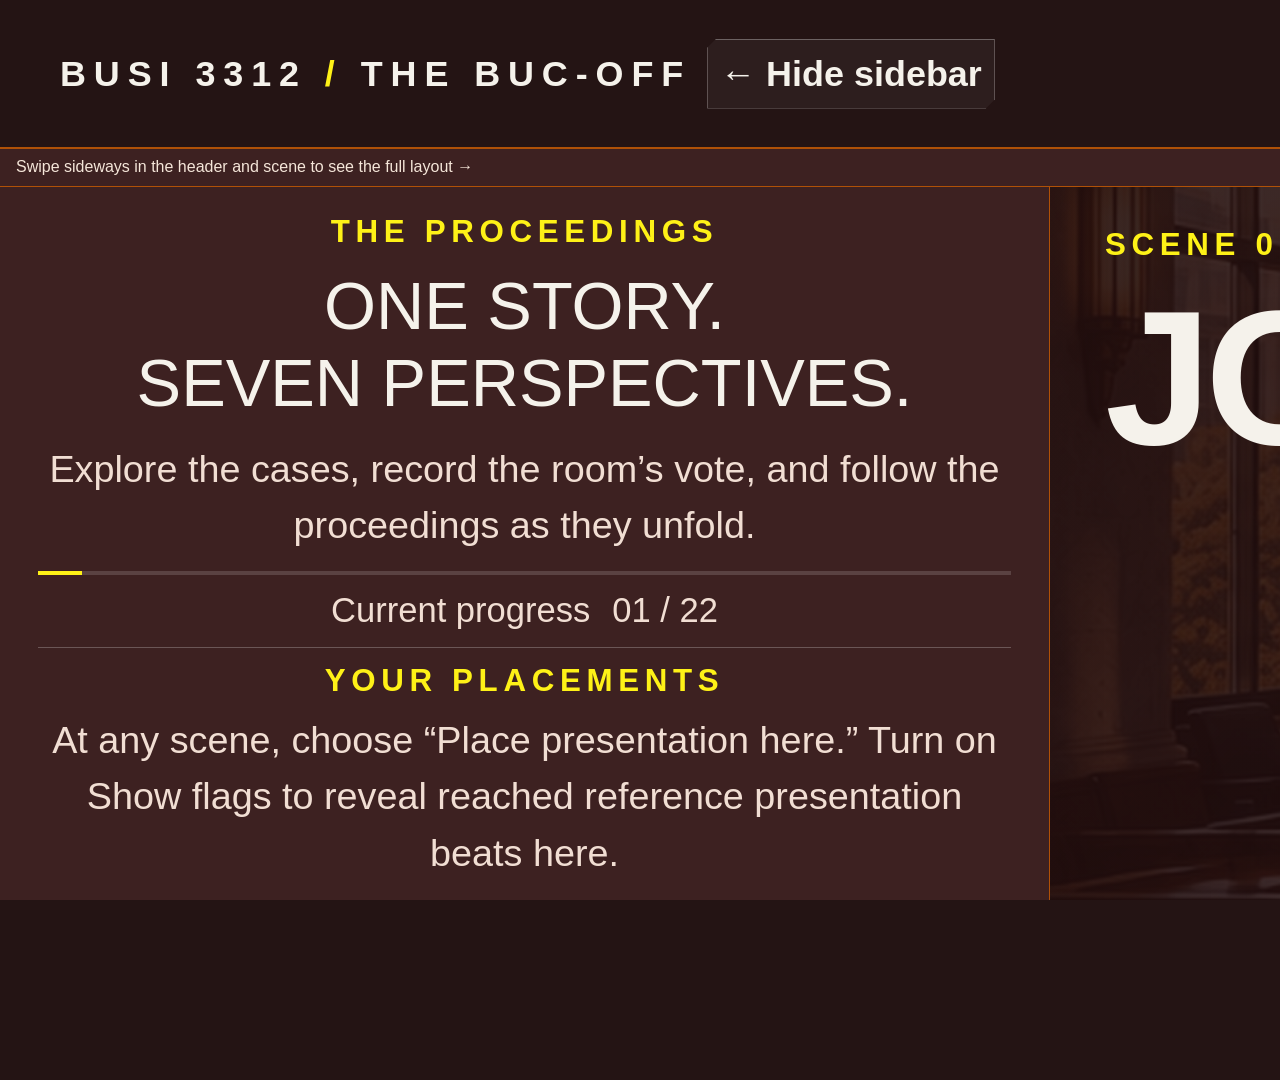
<file: index.html>
<!DOCTYPE html>
<html lang="en">
<head>
  <meta charset="UTF-8">
  <meta name="viewport" content="width=device-width,initial-scale=1">
  <title>The Case | Interactive Courtroom</title>
  <link rel="stylesheet" href="styles.css">
</head>
<body>
  <div id="app"></div>
  <div id="modal-root"></div>
  <script src="config.js"></script>
  <script src="app.js"></script>
</body>
</html>
</file>
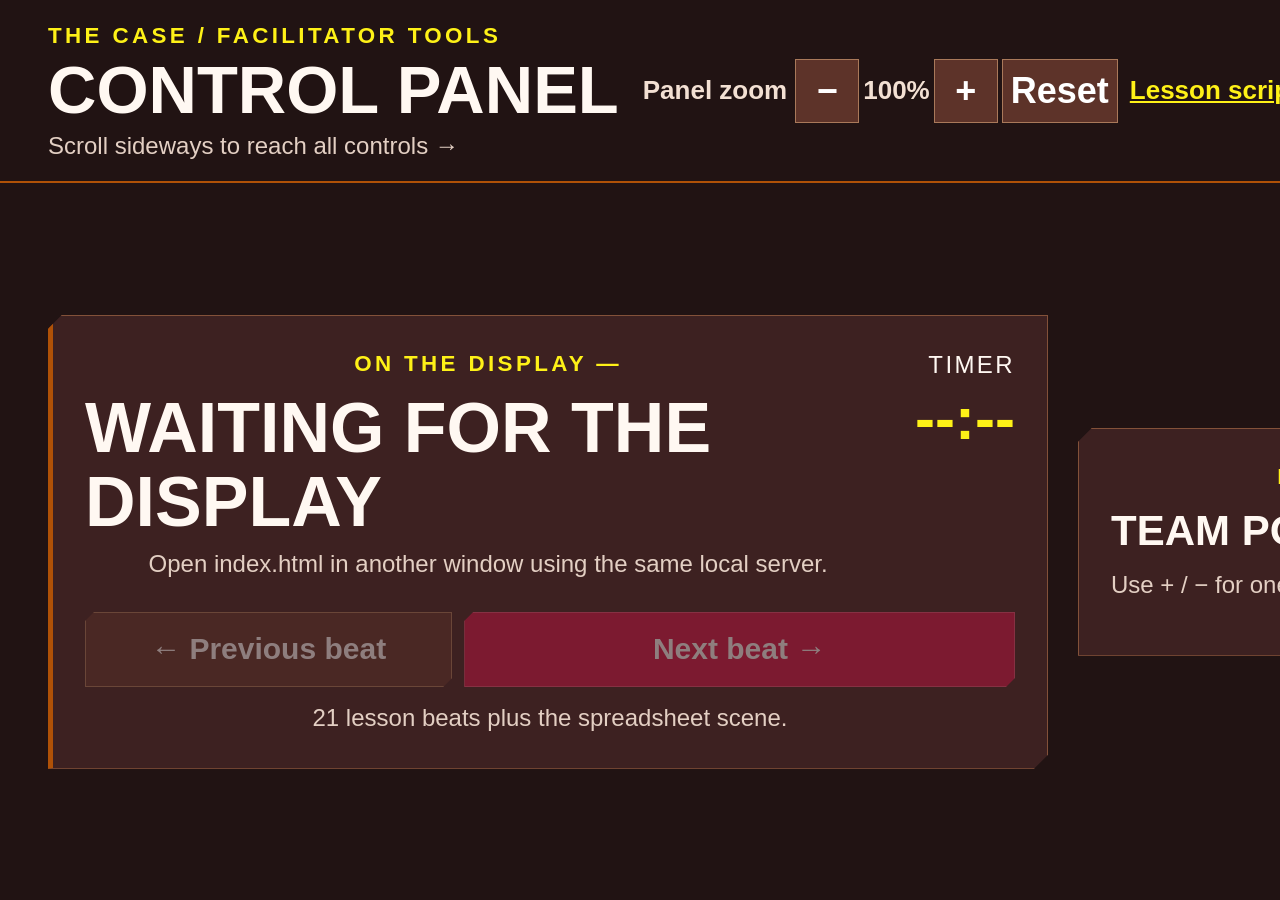
<file: control.html>
<!doctype html>
<html lang="en">
<head><meta charset="utf-8"><meta name="viewport" content="width=device-width,initial-scale=1"><title>The Case — Control Panel</title><link rel="stylesheet" href="control.css"></head>
<body>
<header class="masthead"><div><p class="kicker">The Case / facilitator tools</p><h1>Control panel</h1><p class="control-hint">Scroll sideways to reach all controls →</p></div><div class="header-tools"><div class="zoom-control" aria-label="Control panel zoom"><span>Panel zoom</span><button class="zoom-button" data-local="zoom-out" aria-label="Zoom control panel out">−</button><output id="zoom-value" aria-live="polite">100%</output><button class="zoom-button" data-local="zoom-in" aria-label="Zoom control panel in">+</button><button class="zoom-button zoom-reset" data-local="zoom-reset">Reset</button></div><a class="script-link" href="Lesson-script-Nov-12.pdf" target="_blank" rel="noopener">Lesson script ↗</a><div id="connection" class="connection" role="status">Connecting to display…</div></div></header>
<main>
<section class="hero" aria-labelledby="current-title"><div class="hero-top"><div><p class="kicker">On the display <span id="beat-number">—</span></p><h2 id="current-title">Waiting for the display</h2><p id="current-meta" class="muted">Open index.html in another window using the same local server.</p></div><div class="timer-large"><span>Timer</span><strong id="clock">--:--</strong></div></div>
<div class="nav-actions"><button id="previous" class="button" data-action="previous">← Previous beat</button><button id="next" class="button primary" data-action="next">Next beat →</button></div><p id="next-up" class="subtle">21 lesson beats plus the spreadsheet scene.</p></section>
<section class="card team-card" aria-labelledby="score-heading"><div class="score-head"><div><p class="kicker">Manual scoring</p><h2 id="score-heading">Team points</h2><p class="subtle">Use + / − for one point, or enter a total and press Enter.</p></div><button id="sidebar-toggle" class="button" data-action="sidebar">Hide sidebar</button></div><div id="score-controls" class="score-grid"></div></section>
<div class="grid"><section class="card" aria-labelledby="vote-heading"><div class="card-header"><p class="kicker">Room input</p><h2 id="vote-heading">Vote controls</h2></div><div id="vote-content"><p class="muted">Voting controls appear when the display reaches a vote.</p></div></section>
<section class="card" aria-labelledby="timer-heading"><div class="card-header"><p class="kicker">Run of show</p><h2 id="timer-heading">Timer</h2></div><div class="row"><button id="timer-toggle" class="button" data-action="timer-toggle">Start timer</button><button class="button" data-action="timer-reset">Reset</button></div><div class="row timer-presets"><button class="button" data-timer-preset="2">Vote · 2:00</button><button class="button" data-timer-preset="4">Presentation · 4:00</button><button class="button" data-timer-preset="5">5:00</button></div><form id="timer-form"><label for="minutes">Set length (minutes)</label><div class="input-row"><input id="minutes" type="number" min="1" max="180" value="5" required><button class="button" type="submit">Set time</button></div></form><p class="subtle">The timer never advances a beat automatically.</p></section>
<section class="card" aria-labelledby="presentation-heading"><div class="card-header"><p class="kicker">Presentations</p><h2 id="presentation-heading">Case tools</h2></div><div id="case-actions"></div><label for="case-select">Place a presentation at this beat</label><div class="input-row"><select id="case-select" aria-label="Presentation to place"></select><button id="place" class="button">Place</button></div><p class="subtle">Placing a case opens its case file; it does not change the story path.</p><div class="row"><button id="remove-placement" class="button" data-action="remove-placement">Remove placement</button><button id="flags" class="button">Show reference flags</button></div></section>
<section class="card" aria-labelledby="navigate-heading"><div class="card-header"><p class="kicker">Facilitator navigation</p><h2 id="navigate-heading">Revisit a beat</h2></div><label for="jump-select">Previously reached beats</label><div class="input-row"><select id="jump-select" aria-label="Previously reached beat"></select><button id="jump" class="button">Go to beat</button></div><div id="video-controls" hidden><p id="video-message" class="subtle" role="status">The YouTube embed is controlled on the display. These buttons control a loaded local video or direct MP4/WebM URL.</p><div class="row"><button class="button" data-action="video-play">Play video</button><button class="button" data-action="video-pause">Pause video</button></div></div><p class="subtle">The display remains the source of truth. Use one display window and one control panel in the same browser.</p></section></div>
<!-- ====================  URL‑Embed Section (THE REAL ANSWER) ==================== -->
<div id="real‑answer‑embed‑wrapper" class="real-answer-embed">
  <h2>THE REAL ANSWER: Still Open</h2>

  <!-- Optional short description / instructions -->
  <p>
    Paste a URL below to embed external content (video, interactive map,
    presentation, etc.) directly into the lesson.
  </p>

  <!-- Input + button -->
  <div class="embed‑control">
    <input
      type="text"
      id="embed‑url‑input"
      placeholder="https://example.com/your‑embed‑link"
      aria-label="URL to embed"
    />
    <button id="embed‑url‑button">Embed</button>
  </div>

  <!-- Where the iframe will appear -->
  <div id="embed‑output‑container" class="embed-output"></div>
</div>
<script>
  // Helper: simple validation that the string looks like a URL
  function isValidUrl(str) {
    try {
      // The URL constructor will throw on malformed URLs
      new URL(str);
      return true;
    } catch (_) {
      return false;
    }
  }

  document.getElementById('embed‑url‑button').addEventListener('click', function () {
    const urlInput = document.getElementById('embed‑url‑input');
    const output   = document.getElementById('embed‑output‑container');
    const url      = urlInput.value.trim();

    // Clear any previous embed
    output.innerHTML = '';

    if (!url) {
      alert('Please paste a URL.');
      return;
    }

    if (!isValidUrl(url)) {
      alert('That does not appear to be a valid URL.');
      return;
    }

    // Build the iframe
    const iframe = document.createElement('iframe');
    iframe.src = url;
    iframe.setAttribute('allowfullscreen', '');
    iframe.style.width = '100%';
    iframe.style.height = '400px';
    iframe.style.border = '0';

    // Insert it
    output.appendChild(iframe);
  });
</script>
</main><script src="config.js"></script><script src="control.js"></script></body></html>
</file>
<file: styles.css>
/* Warm courtroom palette: #3d2121 and #b05107, with red/yellow accents. */

:root {
  color-scheme:dark;
  --ink:#f5f2eb;
  --muted:#f1ded3;
  --gold:#FEF117;
  --line:#ffffff3d;
  --panel:#3d2121;
  --size:clamp(15.36px,1.008vw,23.04px);
  --typeface:'Helvetica Condensed','Helvetica Neue Condensed','Arial Narrow','Nimbus Sans Narrow',Arial,sans-serif
}
* {
  box-sizing:border-box
}
body {
  margin:0;
  background:#241414;
  color:var(--ink);
  font:var(--size)/1.5 Arial,sans-serif;
  font-stretch:condensed
}
button,input,textarea {
  font:inherit
}
button {
  cursor:pointer
}
button:focus-visible,input:focus-visible,textarea:focus-visible {
  outline:3px solid #FEF117;
  outline-offset:3px
}
button:disabled {
  opacity:.38;
  cursor:not-allowed
}
.app {
  min-height:100vh;
  display:flex;
  flex-direction:column
}
.top {
  padding:18px clamp(20px,2.5vw,90px);
  display:flex;
  align-items:center;
  gap:25px;
  border-bottom:1px solid var(--line);
  background:#241414
}
.brand {
  font-size:.78em;
  letter-spacing:.22em;
  font-weight:750;
  text-transform:uppercase
}
.brand em {
  font-style:normal;
  color:var(--gold)
}
.top-right {
  margin-left:auto;
  display:flex;
  align-items:center;
  gap:12px;
  flex-wrap:wrap
}
.badge {
  font-size:.72em;
  letter-spacing:.1em;
  text-transform:uppercase;
  color:#FEF117
}
.btn {
  min-height:44px;
  border:1px solid #ffffff4d;
  border-radius:6px;
  background:#ffffff0b;
  color:var(--ink);
  padding:10px 16px;
  font-weight:650
}
.btn:hover {
  background:#ffffff19
}
.btn.primary {
  background:#D31145;
  color:#fff;
  border-color:#D31145
}
.btn.primary:hover {
  background:#ac0e38
}
.btn.small {
  font-size:.78em;
  padding:7px 12px
}
.layout {
  flex:1;
  display:grid;
  grid-template-columns:minmax(215px,14%) minmax(0,1fr) minmax(300px,19%);
  min-height:0
}
.sidebar,.tree {
  padding:clamp(16px,1.2vw,32px);
  background:#3d2121
}
.sidebar {
  border-right:1px solid var(--line)
}
.tree {
  border-left:1px solid var(--line)
}
.eyebrow {
  font-size:.68em;
  color:var(--gold);
  font-weight:750;
  letter-spacing:.18em;
  text-transform:uppercase
}
.sidebar h2,.tree h2 {
  font:500 1.45em/1.15 var(--typeface);
  margin:12px 0
}
.muted {
  color:var(--muted)
}
.sidebar p,.tree p {
  font-size:.82em
}
.divider {
  border:0;
  border-top:1px solid var(--line);
  margin:26px 0
}
.progress-track {
  height:4px;
  background:#ffffff26;
  margin:18px 0
}
.progress-fill {
  height:100%;
  background:var(--gold)
}
.counter {
  display:flex;
  justify-content:space-between;
  font-size:.75em;
  color:var(--muted)
}
.sidebar .next-label {
  margin-top:22px;
  font-size:.72em;
  color:var(--muted);
  text-transform:uppercase;
  letter-spacing:.12em
}
.next-title {
  font-family: var(--typeface);
  font-size:1.1em;
  margin-top:5px;
  text-transform:uppercase;

}
.flags {
  display:grid;
  gap:8px;
  margin-top:18px
}
.flag-btn {
  min-height:48px;
  text-align:left;
  width:100%;
  display:flex;
  align-items:center;
  gap:10px
}
.flag-btn .num {
  white-space:nowrap;
  flex-shrink:0;
  font-size:.75em;
  color:var(--gold);
  font-weight:700;
  letter-spacing:.06em
}
.flag-btn .label {
  overflow-wrap:anywhere;
  font-size:.78em
}
.flag-btn .time {
  margin-left:auto;
  color:var(--muted);
  font-size:.7em;
  white-space:nowrap
}
.stage {
  position:relative;
  isolation:isolate;
  background:#3d2121;
  display:flex;
  flex-direction:column;
  min-width:0
}
.backdrop {
  position:absolute;
  inset:0;
  z-index:-2;
  background-image:linear-gradient(90deg,rgba(34,14,14,.90),rgba(34,14,14,.61) 65%,rgba(34,14,14,.61)),var(--scene-background,url('assets/courtroom-panorama.jpg'));
  background-size:cover;
  background-position:center
}
.stage-inner {
  padding:clamp(28px,3vw,100px);
  display:flex;
  flex-direction:column;
  flex:1;
  justify-content:center;
  max-width:80ch
}
.stage h1 {
  font:700 clamp(36.48px,2.88vw,96px)/1.05 var(--typeface);
  letter-spacing:-.035em;
  margin:18px 0 20px;
  max-width:20ch;
  text-transform:uppercase;

}
.stage .lead {
  font-size:1em;
  max-width:58ch;
  color:#f5e8df
}
.stage-actions {
  display:flex;
  gap:10px;
  flex-wrap:wrap;
  margin-top:28px
}
.stage-footer {
  padding:18px clamp(28px,3vw,100px);
  border-top:1px solid var(--line);
  font-size:.7em;
  color:#f0ded3;
  display:flex;
  justify-content:space-between;
  gap:14px;
  flex-wrap:wrap
}
.tree-head {
  display:flex;
  justify-content:space-between;
  align-items:start;
  gap:12px
}
.tree-grid {
  display:grid;
  gap:18px;
  margin-top:20px
}
.tree-row {
  display:grid;
  grid-template-columns:repeat(3,minmax(0,1fr));
  gap:20px;
  direction:ltr
}
.tree-row.reverse {
  direction:rtl
}
.node-wrap {
  position:relative;
  min-width:0;
  direction:ltr
}
.node-wrap:not(.last)::after {
  content:"→";
  position:absolute;
  right:-18px;
  top:50%;
  transform:translateY(-50%);
  font-size:15.36px;
  line-height:1;
  color:#FEF117
}
.tree-row.reverse .node-wrap:not(.last)::after {
  content:"←";
  right:auto;
  left:-18px
}
.node-wrap.last:not(.final)::after {
  content:"↓";
  position:absolute;
  left:50%;
  bottom:-18px;
  transform:translateX(-50%);
  font-size:15.36px;
  line-height:1;
  color:#FEF117
}
.node {
  width:90%;
  min-height:72px;
  text-align:left;
  display:flex;
  gap:8px;
  align-items:flex-start;
  padding:10px;
  border:1px solid #ffffff20;
  background:#ffffff08;
  color:#efe2d9;
  border-radius:6px;
  font-size:max(13.44px,.72em);
  line-height:1.25
}
.node:hover {
  background:#ffffff17
}
.node:disabled {
  opacity:1;
  color:#f1ded3;
  background:#ffffff05
}
.node:disabled .node-index {
  color:#f0e0d5
}
.flag-icon {
  width:1em;
  height:1em;
  display:inline-block;
  vertical-align:-.12em;
  fill:currentColor
}
.node.current {
  border-color:#FEF117;
  background:#b05107;
  color:#fff
}
.node.past .node-index {
  color:#fef117
}
.node-index {
  color:#dec7b9;
  font-size:.78em;
  letter-spacing:.08em;
  min-width:1.8em
}
.node-title {
  font-weight:650
}
.flag-mark {
  display:inline-block;
  color:var(--gold);
  margin-left:3px
}
.tree-legend {
  font-size:.72em!important;
  color:var(--muted);
  margin-top:20px
}
.panel {
  background:#3d2121f2;
  border:1px solid #ffffff30;
  border-radius:8px;
  padding:20px;
  margin-top:22px;
  max-width:58ch
}
.panel h3 {
  font:400 1.25em var(--typeface);
  margin:0 0 8px
}
.panel p {
  font-size:.8em;
  margin:7px 0 14px
}
.counts {
  display:flex;
  gap:10px;
  flex-wrap:wrap
}
.countbox {
  border:1px solid var(--line);
  padding:12px;
  border-radius:6px;
  min-width:125px;
  flex:1
}
.countbox label {
  display:block;
  font-size:.72em;
  color:#f0ded3;
  margin-bottom:8px
}
.countbox input {
  width:100%
}
.field {
  width:100%;
  background:#241414;
  color:white;
  border:1px solid #ffffff49;
  border-radius:5px;
  padding:10px;
  min-height:44px
}
.field::placeholder {
  color:#d5bbae
}
textarea.field {
  min-height:90px;
  resize:vertical
}
.write-row {
  display:flex;
  gap:8px
}
.write-row .field {
  flex:1;
  min-width:0;
  width:auto
}
.write-row .btn {
  white-space:nowrap
}
.result {
  margin-top:14px;
  color:#FEF117;
  font-size:.82em;
  white-space:pre-wrap
}
.modal {
  position:fixed;
  inset:0;
  z-index:5;
  background:#1d0d0ddb;
  display:flex;
  align-items:center;
  justify-content:center;
  padding:20px;
  overflow:auto
}
.dialog {
  position:relative;
  width:min(960px,100%);
  max-height:94vh;
  overflow:auto;
  background:#3d2121;
  border:1px solid #ffffff36;
  border-radius:10px;
  padding:clamp(24px,2vw,40px);
  box-shadow:0 20px 80px #0008
}
.dialog h2 {
  font:400 2em var(--typeface);
  margin:0 0 8px
}
.dialog h3 {
  font-size:.9em;
  margin:16px 0 8px
}
.dialog label {
  display:block;
  font-size:.8em;
  font-weight:650;
  margin:10px 0 4px
}
.dialog .sub {
  color:var(--muted);
  font-size:.8em
}
.row {
  display:grid;
  grid-template-columns:1fr 1fr;
  gap:14px
}
.dialog-actions {
  display:flex;
  gap:10px;
  flex-wrap:wrap;
  margin-top:22px
}
.case-pics {
  display:grid;
  grid-template-columns:repeat(auto-fit,minmax(0,1fr));
  gap:16px;
  align-items:center;
  min-width:0;
}
.photo-frame {
  margin:0;
  padding:12px;
  display:flex;
  align-items:center;
  justify-content:center;
  min-width:0;
  background:#fff9f1;
  border:3px solid #b05107;
  clip-path:polygon(16px 0,100% 0,100% calc(100% - 16px),calc(100% - 16px) 100%,0 100%,0 16px);
}
.photo-frame img {
  display:block;
  width:auto;
  max-width:100%;
  height:auto;
  max-height:min(50vh,550px);
  object-fit:contain;
}
.timer {
  display:flex;
  align-items:center;
  gap:8px
}
.timer-display {
  font-variant-numeric:tabular-nums;
  color:#FEF117;
  font-weight:700
}
.timer input {
  width:75px
}
.dialog .file {
  font-size:.75em;
  width:100%;
  color:#ead6c7
}
.tip {
  font-size:.72em;
  color:#ebd7c9
}
.hidden {
  display:none!important
}
@media(max-width:1300px) {
  .layout {
  grid-template-columns:minmax(220px,23%) minmax(0,1fr)
}
.tree {
  grid-column:1/-1;
  border-left:0;
  border-top:1px solid var(--line)
}
.stage-inner {
  min-height:490px
}

}
@media(max-width:700px) {
  .top {
  align-items:flex-start;
  flex-direction:column;
  gap:10px
}
.top-right {
  margin-left:0
}
.layout {
  display:flex;
  flex-direction:column
}
.sidebar {
  order:2;
  border-right:0;
  border-top:1px solid var(--line)
}
.stage {
  order:1
}
.tree {
  order:3
}
.stage-inner {
  min-height:420px
}
.tree-grid {
  grid-template-columns:1fr;
  gap:18px
}
.tree-row,.tree-row.reverse {
  display:flex;
  flex-direction:column;
  gap:18px;
  direction:ltr
}
.node-wrap:not(.last)::after,.tree-row.reverse .node-wrap:not(.last)::after,.node-wrap.last:not(.final)::after {
  content:"↓";
  left:50%;
  right:auto;
  top:auto;
  bottom:-18px;
  transform:translateX(-50%)
}
.node {
  min-height:56px
}
.row {
  grid-template-columns:1fr
}
.write-row {
  flex-wrap:wrap
}
.stage h1 {
  font-size:36.48px
}
.timer {
  flex-wrap:wrap
}

}
@media(prefers-reduced-motion:reduce) {
  * {
  scroll-behavior:auto!important
}

}



/* Placement and reference-hint controls */
.flag-toggle {
  display:flex;
  align-items:center;
  gap:8px;
  font-size:.78em;
  font-weight:650;
  min-height:44px;
  cursor:pointer
}
.flag-toggle input {
  width:20px;
  height:20px;
  accent-color:#D31145
}
.choice-list {
  display:grid;
  gap:8px;
  margin-top:20px
}
.choice {
  display:flex;
  align-items:center;
  justify-content:space-between;
  gap:12px;
  text-align:left
}
.choice span:last-child {
  font-size:.75em;
  color:#f1ded3
}
.placed-notice {
  color:#FEF117;
  margin-top:16px;
  font-size:.8em;
  font-weight:700
}
.placement-chip {
  display:block;
  font-size:.82em;
  color:#FEF117;
  margin-top:4px
}
/* -------------------------------------------------------------
   URL‑Embed UI – keeps it tidy and responsive
   ------------------------------------------------------------- */
.real-answer-embed {
  margin-top: 2rem;
  padding: 1rem;
  border-top: 2px solid #ddd;
  background: #fafafa;
}
.real-answer-embed h2 {
  margin-top: 0;
  font-size: 1.5rem;
}
.real-answer-embed p {
  margin-bottom: 0.5rem;
  color: #555;
}
.embed-control {
  display: flex;
  gap: 0.5rem;
  margin-bottom: 1rem;
}
.embed-control input[type="text"] {
  flex: 1;
  padding: 0.4rem 0.6rem;
  font-size: 0.95rem;
  border: 1px solid #ccc;
  border-radius: 4px;
}
.embed-control button {
  padding: 0.4rem 0.8rem;
  font-size: 0.95rem;
  background: #0066cc;
  color: #fff;
  border: none;
  border-radius: 4px;
  cursor: pointer;
}
.embed-control button:hover {
  background: #0052a3;
}
.embed-output iframe {
  width: 100%;
  max-height: 500px;
  border: none;
}

/* Hide the connector after the most recently revealed node. */
.node-wrap.final::after { content: none !important; }
.empty-timeline { padding: 20px; border: 1px solid #ffffff40; border-radius: 6px; color: #f1ded3; }

/* Game interface, progressive timeline, and side-by-side scene layout. */
h1,h2,h3,h4,.eyebrow,.brand,.node-title { text-transform:uppercase; }
.layout { align-items:stretch; }
.sidebar,.tree { border-color:#b05107; }
.tree { max-height:calc(100vh - 80px); overflow-y:auto; scrollbar-color:#b05107 #3d2121; }
.tree-grid { gap:14px; }
.tree-row,.tree-row.reverse { display:flex; flex-direction:column; direction:ltr; gap:14px; }
.node { width:100%; min-height:52px; border-color:#b05107; border-radius:0; clip-path:polygon(10px 0,100% 0,100% calc(100% - 10px),calc(100% - 10px) 100%,0 100%,0 10px); }
.node-wrap:not(.last)::after,.tree-row.reverse .node-wrap:not(.last)::after,.node-wrap.last:not(.final)::after { content:"↓"; left:50%; right:auto; top:auto; bottom:-16px; transform:translateX(-50%); color:#FEF117; }
.node-wrap.final::after { content:none !important; }
.node.current { background:#b05107; border-color:#FEF117; color:#fff; }
.node-title { overflow-wrap:anywhere; }
.btn { border-radius:0; clip-path:polygon(9px 0,100% 0,100% calc(100% - 9px),calc(100% - 9px) 100%,0 100%,0 9px); }
.btn:focus-visible,.node:focus-visible { outline:none; box-shadow:inset 0 0 0 3px #FEF117; }
.top { border-bottom:2px solid #b05107; }
.panel,.dialog,.empty-timeline { background:#3d2121f2; border-color:#b05107; border-radius:0; }
.stage-inner { max-width:none; width:100%; display:grid; grid-template-columns:minmax(0,1fr); align-items:center; align-content:center; gap:clamp(24px,2vw,70px); }
.stage-inner.has-photos { grid-template-columns:minmax(0,1fr) minmax(260px,.9fr); }
.stage-copy { min-width:0; }
.stage-copy .lead { max-width:58ch; }
@media (max-width:1300px) { .tree { max-height:none; overflow:visible; } }
@media (max-width:900px) { .stage-inner.has-photos { grid-template-columns:1fr; } .case-pics { max-width:100%; } .photo-frame img { max-height:320px; } }
@media (max-width:700px) { .node-wrap:not(.last)::after,.tree-row.reverse .node-wrap:not(.last)::after,.node-wrap.last:not(.final)::after { content:"↓"; } .node-wrap.final::after { content:none !important; } .case-pics { grid-template-columns:repeat(auto-fit,minmax(130px,1fr)); } .stage h1 { font-size:36.48px; } }

.tracker-detail { display:block; font-size:.82em; font-weight:400; margin-top:5px; color:#fff1d6; text-transform:none; }

/* Banner scoreboard, collapsible left rail, and bottom-anchored scene actions. */
.brand,.eyebrow,.node,.btn,.timer-display,h1,h2,h3,h4 { font-family:var(--typeface); }
.lead,.muted,.tip,.field,.result,.counter,.tracker-detail,.tree-legend,.placed-notice,label { font-family:Arial,sans-serif; }
[hidden] { display:none!important; }
.top { display:grid; grid-template-columns:minmax(0,1fr) auto minmax(0,1fr); align-items:center; gap:16px; }
.top-brand { display:flex; align-items:center; gap:16px; min-width:0; }
.top-right { justify-content:flex-end; margin-left:0; min-width:0; }
.sidebar-toggle { flex:none; }
.scoreboard { display:flex; justify-content:center; align-items:center; gap:4px; }
.team-score { min-width:64px; padding:5px 10px; display:flex; flex-direction:column; align-items:center; border-left:1px solid #ffffff36; font-family:Arial,sans-serif; font-size:.68em; line-height:1.2; color:#eedbd1; text-transform:uppercase; white-space:nowrap; }
.team-score:last-child { border-right:1px solid #ffffff36; }
.team-score strong { color:#fef117; font-family:var(--typeface); font-size:1.85em; font-variant-numeric:tabular-nums; }
.layout.sidebar-collapsed { grid-template-columns:minmax(0,1fr) minmax(300px,19%); }
.stage-inner { flex:1 0 auto; }
.stage-actions { display:grid; grid-template-columns:1fr 1fr 1fr; align-items:end; gap:12px; width:100%; padding:20px clamp(28px,3vw,100px) 26px; margin:0; }
.stage-actions .nav-prev,.stage-actions .nav-center,.stage-actions .nav-next { display:flex; align-items:center; gap:8px; flex-wrap:wrap; min-width:0; }
.stage-actions .nav-prev { justify-content:flex-start; }.stage-actions .nav-center { justify-content:center; }.stage-actions .nav-next { justify-content:flex-end; }
.stage-actions .btn { text-align:center; }
@media(max-width:1650px) { .top { grid-template-columns:1fr auto; } .scoreboard { grid-row:2; grid-column:1/-1; } .top-right { grid-column:2; grid-row:1; } }
@media(max-width:1300px) { .layout.sidebar-collapsed { grid-template-columns:minmax(0,1fr); } }
@media(max-width:900px) { .stage-actions { grid-template-columns:1fr 1fr; } .stage-actions .nav-center { grid-column:1/-1; grid-row:1; } .stage-actions .nav-prev { grid-column:1; grid-row:2; }.stage-actions .nav-next { grid-column:2; grid-row:2; } }
@media(max-width:700px) { .top { display:flex; flex-direction:column; align-items:stretch; } .top-brand { justify-content:space-between; }.top-right { justify-content:flex-start; }.scoreboard { flex-wrap:wrap; justify-content:center; }.team-score { min-width:60px; }.stage-actions { padding:16px 20px 24px; gap:8px; }.stage-actions .nav-center { justify-content:center; }.stage-actions .btn { font-size:.9em; } }
@media(min-width:1651px) {
  .top-right { gap:6px; }
  .top-right .btn.small { padding:6px 8px; }
  .top-right .timer { gap:5px; }
  .top-right .timer input { width:54px; padding:7px; }
}

/* Wide, side-by-side courtroom layout. At narrow widths each region scrolls horizontally. */
.app { width:100%; overflow-x:hidden; }
.top-scroll { flex:none; overflow-x:auto; overflow-y:hidden; }
.top { min-width:1200px; display:grid; grid-template-columns:minmax(0,1fr) auto minmax(0,1fr); align-items:center; }
.top-right { grid-column:auto; grid-row:auto; justify-content:flex-end; flex-wrap:nowrap; gap:6px; }
.top-brand { justify-content:flex-start; }
.scoreboard { grid-column:auto; grid-row:auto; flex-wrap:nowrap; }
.top-right .btn.small { padding:6px 8px; }.top-right .timer { gap:5px; flex-wrap:nowrap; }.top-right .timer input { width:54px; padding:7px; }
.layout-scroll { flex:1; display:flex; overflow-x:auto; overflow-y:hidden; min-width:0; }
.layout,.layout.sidebar-collapsed { display:grid; flex:1; min-width:1200px; align-items:stretch; grid-template-columns:clamp(180px,12vw,300px) minmax(0,1fr) clamp(190px,7vw,440px); }
.layout.sidebar-collapsed { grid-template-columns:minmax(0,1fr) clamp(190px,7vw,440px); }
.sidebar { order:initial; border-right:1px solid #b05107; border-top:0; }
.stage { order:initial; }
.tree { order:initial; grid-column:auto; border-left:1px solid #b05107; border-top:0; overflow-y:auto; overflow-x:hidden; max-height:calc(100vh - 90px); padding:clamp(12px,.9vw,24px); }
.stage-inner,.stage-inner.has-photos { display:grid; grid-template-columns:minmax(0,1fr) minmax(0,1fr); gap:clamp(20px,1.8vw,70px); align-items:center; }
.stage-inner.has-photos { grid-template-columns:minmax(0,.95fr) minmax(0,1fr) minmax(0,1.35fr); }
.stage-copy,.scene-details { min-width:0; }
.scene-details .lead { max-width:58ch; }
.stage-actions { display:grid; grid-template-columns:minmax(max-content,1fr) auto minmax(max-content,1fr); gap:12px; }
.stage-actions .nav-prev,.stage-actions .nav-center,.stage-actions .nav-next { grid-column:auto; grid-row:auto; flex-wrap:nowrap; }
.case-pics { display:flex; align-items:center; justify-content:flex-start; gap:12px; min-width:0; max-width:100%; }
.photo-frame { display:inline-flex; flex:0 1 auto; width:fit-content; height:fit-content; min-width:0; max-width:calc(50% - 6px); padding:4px; border:2px solid #b05107; background:#fff9f1; clip-path:none; }
.photo-frame:only-child { max-width:100%; }
.photo-frame img { display:block; width:auto; height:auto; max-width:100%; max-height:min(50vh,550px); object-fit:contain; }
/* The spaces are numbered, linked, and alternate across a narrow board-game path. */
.board-intro { font: .78em/1.45 Arial,sans-serif; color:#f1ded3; }
.tree-grid { display:flex; flex-direction:column; gap:14px; margin-top:16px; }
.node-wrap { position:relative; width:100%; }
.node-wrap:nth-child(odd) { padding-right:7%; }.node-wrap:nth-child(even) { padding-left:7%; }
.node-wrap:not(.final)::after { content:'↓'; position:absolute; left:50%; right:auto; top:auto; bottom:-16px; transform:translateX(-50%); color:#fef117; font-size:15px; line-height:1; }
.node-wrap.final::after { content:none!important; }
.node { width:100%; min-height:56px; display:flex; align-items:center; gap:8px; padding:9px; border:1px solid #a86c3c; border-radius:0; color:#f8ede6; background:#512e2b; clip-path:polygon(11px 0,calc(100% - 11px) 0,100% 11px,100% calc(100% - 11px),calc(100% - 11px) 100%,11px 100%,0 calc(100% - 11px),0 11px); }
.node:hover { background:#684036; }.node.current { background:#b05107; border-color:#fef117; }
.node-index,.node.past .node-index { display:grid; place-items:center; flex:none; width:29px; height:29px; min-width:29px; border:1px solid #fef117; border-radius:50%; color:#fef117; font-size:.78em; font-weight:700; letter-spacing:0; }
.node-title { display:block; font-size:0.78em; overflow-wrap:anywhere; }
.node.key-node:not(.current) { box-shadow:inset 3px 0 0 #fef117; }
.node.pre-read:disabled { opacity:1; color:#e5d2c5; background:#382424; }
.node.pre-read:disabled .node-index { color:#f1ded3; border-color:#b99a86; }
.tile-kind { display:block; font:700 .68em/1.25 Arial,sans-serif; color:#fef117; margin-top:4px; letter-spacing:.04em; }
.pre-read .tile-kind { color:#e8c5ae; }.tracker-detail { font-size:.78em; }
@media(max-width:700px) { .top { display:grid; }.scoreboard { flex-wrap:nowrap; }.stage-actions { padding:20px 28px 26px; }.stage h1 { font-size:36.48px; } }
/* Keep the board title visible while its spaces scroll independently. */
html,body { height:100%; }
.app { height:100vh; min-height:0; }
.layout-scroll { min-height:0; }
.layout,.layout.sidebar-collapsed { height:100%; min-height:0; grid-template-columns:clamp(180px,12vw,300px) minmax(0,1fr) clamp(240px,7vw,440px); }
.layout.sidebar-collapsed { grid-template-columns:minmax(0,1fr) clamp(240px,7vw,440px); }
.sidebar,.stage { min-height:0; overflow-y:auto; }
.tree { height:100%; max-height:none; min-height:0; display:flex; flex-direction:column; overflow:hidden; }
.tree-head,.board-intro,.empty-timeline,.tree-legend { flex:none; }
.tree-grid { flex:1; min-height:0; overflow-y:auto; overflow-x:hidden; scrollbar-color:#b05107 #3d2121; scrollbar-width:thin; padding:1px 5px 4px 0; }
.node-wrap { flex:none; }
.node-wrap:nth-child(odd) { padding-right:3%; }.node-wrap:nth-child(even) { padding-left:3%; }
.node-title { overflow-wrap:normal; word-break:normal; hyphens:auto; }
/* Limit text-column width so the description stays next to the heading even on panoramic screens. */
.stage-inner { grid-template-columns:minmax(0,min(40%,900px)) minmax(0,1fr); }
.stage-inner.has-photos { grid-template-columns:minmax(0,min(28%,820px)) minmax(0,min(29%,900px)) minmax(0,1fr); }

.scroll-hint { display:none; margin:0; padding:8px 16px; color:#f5e6d9; background:#3d2121; font:12px/1.3 Arial,sans-serif; border-bottom:1px solid #b05107; }
@media(max-width:1199px) { .scroll-hint { display:block; } }
/* Keep navigation fixed inside the scene while scene content scrolls independently. */
.stage { overflow:hidden; }
.stage-inner { min-height:0; flex:1 1 0; overflow-y:auto; overflow-x:hidden; align-content:safe center; scrollbar-color:#b05107 #3d2121; }
.stage-actions { flex:0 0 auto; background:linear-gradient(0deg,#241414bb,transparent); }
.enforcement-table {max-height:52vh;overflow:auto;margin:10px 0}
.enforcement table {border-collapse:collapse;width:100%;font:14px/1.3 Arial,sans-serif}
.enforcement th,.enforcement td {border:1px solid #a9795a;text-align:left;padding:7px;vertical-align:middle}
.enforcement td img {width:55px;height:40px;object-fit:contain;background:#fff;vertical-align:middle;margin-right:5px}
.case-pair {display:grid;grid-template-columns:1fr 1fr;gap:10px}
.case-pair>div {padding:14px;border:1px solid #b05107;background:#3d2121;display:flex;flex-direction:column;gap:6px}
.case-pair span {color:#fef117;font-size:.75em;font-weight:bold}.case-pair strong {font-size:.9em}
.panel a {color:#fef117}.panel iframe {max-width:100%}

/* Scene 22 gives the live spreadsheet room while retaining fixed navigation. */
.stage-inner.spreadsheet-scene { display:flex; flex-direction:column; align-items:stretch; justify-content:flex-start; gap:12px; padding-top:24px; padding-bottom:24px; }
.spreadsheet-scene .stage-copy h1 { margin-bottom:0; }
.spreadsheet-scene .scene-details .lead { margin-bottom:12px; }
.spreadsheet-panel { width:100%; }
.spreadsheet-panel form label { display:block; margin-bottom:8px; }
.spreadsheet-panel .write-row { display:flex; flex-wrap:wrap; gap:8px; }
.spreadsheet-panel .write-row .field { min-width:200px; flex:1 1 320px; }
.spreadsheet-panel .tip { margin:8px 0; }
.spreadsheet-panel a { color:#fff487; text-decoration:underline; }
.spreadsheet-frame { width:100%; height:clamp(300px,40vh,700px); background:#fff; border:1px solid #b05107; }
.spreadsheet-frame iframe { display:block; width:100%; height:100%; border:0; }
.embed-empty { padding:24px; border:1px dashed #bd8d6f; color:#f5e6d9; }
.embed-error:not(:empty) { color:#ffe38b; margin:8px 0; }
.spreadsheet-panel { max-width:none; }
/* The wide top bar scrolls instead of allowing its controls to overlap. */
@media (max-width:1499px) {
  .top { min-width:1500px; grid-template-columns:max-content auto max-content; justify-content:space-between; gap:20px; }
  .scroll-hint { display:block; }
}

/* 7680 × 1080 audience canvas. Every overflowing region moves horizontally. */
:root { --size:46.08px; }
html,body { width:100%; height:100%; overflow:hidden; }
.app { height:100dvh; min-height:0; overflow:hidden; }
.top-scroll { flex:none; overflow-x:auto; overflow-y:hidden; }
.top { width:max(100%,7680px); min-width:7680px; padding:12px 60px; grid-template-columns:1fr auto 1fr; gap:36px; }
.top-right { gap:12px; }
.top-right .btn.small { padding:12px 18px; }
.top-right .timer input { width:115px; }
.scoreboard { gap:10px; }
.team-score { min-width:130px; padding:8px 16px; }
.scroll-hint { display:none; }
.layout-scroll { overflow-x:auto; overflow-y:hidden; }
.layout,.layout.sidebar-collapsed { flex:none; width:max(100%,7680px); min-width:7680px; height:100%; grid-template-columns:660px minmax(0,1fr) 33.333333%; }
.layout.sidebar-collapsed { grid-template-columns:minmax(0,1fr) 33.333333%; }
.sidebar,.tree { min-height:0; padding:32px 38px; text-align:center; overflow:hidden; }
.sidebar { display:flex; flex-direction:column; align-items:stretch; }
.sidebar h2,.tree h2 { font-size:1.45em; }
.sidebar p,.tree p { margin:12px 0; }
.sidebar .divider { margin:18px 0; }
.counter { justify-content:center; gap:22px; }
.flags { display:flex; overflow-x:auto; overflow-y:hidden; gap:12px; margin-top:8px; padding-bottom:10px; flex:none; }
.flag-btn { flex:0 0 360px; justify-content:center; text-align:center; }
.stage { overflow:hidden; }
.stage-inner,.stage-inner.has-photos,.stage-inner.spreadsheet-scene { display:flex; flex-direction:column; align-items:stretch; justify-content:flex-start; min-height:0; gap:0; padding:35px 55px 10px; overflow:hidden; }
.stage-copy { flex:none; text-align:left; overflow-x:auto; overflow-y:hidden; scrollbar-width:thin; }
.stage-copy .eyebrow { text-align:left; }
.stage h1 { font-size:192px; line-height:1.05; max-width:none; width:max-content; white-space:nowrap; margin:8px 0 14px; }
.scene-body { flex:1 1 auto; min-height:0; display:flex; align-items:center; justify-content:safe center; gap:50px; overflow-x:auto; overflow-y:hidden; padding:10px 0; scrollbar-width:thin; scrollbar-color:#b05107 #3d2121; }
.scene-details { flex:none; display:flex; align-items:center; justify-content:center; gap:50px; min-width:0; text-align:center; }
.scene-details .lead { flex:0 0 1050px; width:1050px; max-width:none; max-height:100%; margin:0; text-align:center; font-size:1em; line-height:1.3; }
.placed-notice { flex:0 0 650px; text-align:center; }
.panel { flex:none; margin:0; max-width:none; padding:24px 32px; text-align:center; }
.panel h3,.panel p,.panel label,.result,.countbox,.case-pair { text-align:center; }
.counts { justify-content:center; flex-wrap:nowrap; }
.countbox { min-width:250px; }
.countbox input { text-align:center; }
.video-panel { display:flex; align-items:center; justify-content:center; gap:36px; }
.video-player { flex:none; width:800px; }
.video-player video,.video-player iframe { display:block; width:100%; height:300px; max-height:none; border:0; background:#000; }
.video-setup { width:820px; display:flex; flex-direction:column; align-items:stretch; gap:12px; }
.video-setup .tip { margin:0; }
.case-pics { flex:none; justify-content:center; max-width:none; gap:20px; }
.photo-frame { max-width:900px; }
.photo-frame img { max-height:470px; max-width:850px; }
.case-pair { min-width:1300px; }
.enforcement { width:2450px; }
.enforcement-cards { height:360px; display:flex; align-items:stretch; gap:18px; overflow-x:auto; overflow-y:hidden; text-align:center; padding-bottom:10px; }
.enforcement-card { flex:0 0 590px; display:flex; flex-direction:column; justify-content:center; align-items:center; gap:8px; background:#2b1717; border:1px solid #a9795a; padding:12px; font-size:.66em; line-height:1.15; }
.enforcement-card img { height:80px; max-width:200px; object-fit:contain; background:white; }
.enforcement-card strong { color:#fef117; }
.enforcement-card span { display:block; }
.spreadsheet-panel { width:2450px; display:flex; align-items:center; justify-content:center; gap:20px; }
.spreadsheet-panel form { flex:0 0 800px; }
.spreadsheet-panel .write-row { flex-wrap:nowrap; }
.spreadsheet-panel .write-row .field { flex:1; min-width:0; }
.spreadsheet-panel .tip { font-size:.62em; }
.spreadsheet-panel > p.tip { flex:0 0 380px; }
.spreadsheet-frame { flex:1 0 1000px; width:1000px; height:410px; }
.spreadsheet-panel .embed-empty { flex:1 0 900px; margin:0; }
.stage-actions { padding:14px 55px 20px; gap:22px; }
.stage-actions .nav-prev,.stage-actions .nav-center,.stage-actions .nav-next { justify-content:center; }
.tree { display:flex; flex-direction:column; }
.tree-head { justify-content:center; align-items:center; gap:32px; text-align:center; }
.tree-head h2 { margin:6px 0; }
.board-intro { text-align:center; }
.tree-grid { flex:1; min-height:0; display:flex; flex-direction:row; align-items:center; gap:45px; overflow-x:auto; overflow-y:hidden; padding:12px 16px 20px; }
.node-wrap,.node-wrap:nth-child(odd),.node-wrap:nth-child(even) { flex:0 0 570px; width:570px; padding:0; }
.node-wrap:not(.final)::after { content:'→'; left:auto; right:-40px; top:50%; bottom:auto; transform:translateY(-50%); font-size:35px; }
.node { min-height:310px; display:flex; flex-direction:column; align-items:center; justify-content:center; gap:18px; text-align:center; padding:25px; }
.node-index,.node.past .node-index { width:60px; height:60px; min-width:60px; }
.node-title { font-size:.78em; line-height:1.2; }
.tree-legend { text-align:center; }
.modal { overflow:hidden; }
.dialog { width:min(92vw,5200px); max-width:none; height:min(84vh,860px); max-height:none; overflow-x:auto; overflow-y:hidden; column-width:1050px; column-gap:40px; column-fill:auto; text-align:center; }
.dialog > * { break-inside:avoid; }
.dialog h2,.dialog h3,.dialog .eyebrow { text-align:left; }
.dialog-actions { justify-content:center; }
.choice-list { display:flex; flex-direction:row; overflow-x:auto; overflow-y:hidden; gap:16px; }
.choice-list .choice { flex:0 0 600px; }
@media(max-width:7679px) { .scroll-hint { display:block; font-size:16px; } }
/* Split dense scene controls into horizontal groups, not vertical stacks. */
.layout { grid-template-columns:900px minmax(0,1fr) 33.333333%; }
.scene-details .lead { flex-basis:1600px; width:1600px; }
.vote-panel { display:flex; flex-direction:row; align-items:center; justify-content:center; gap:24px; }
.vote-panel > h3,.vote-panel > p { width:320px; flex:none; margin:0; }
.vote-panel .counts { flex:none; }
.vote-panel .result { flex:0 0 420px; margin:0; }
.vote-panel > button { flex:none; }
.video-player video,.video-player iframe { height:230px; }
.enforcement { width:2450px; display:flex; align-items:center; justify-content:center; gap:20px; }
.enforcement h3 { flex:0 0 260px; margin:0; }
.enforcement-cards { flex:1; min-width:0; height:360px; }
.enforcement > button { flex:0 0 300px; }
.dialog:has(.choice-list) { columns:auto; height:auto; max-height:84vh; }
.dialog:has(.choice-list) .choice-list { width:100%; }
.video-player video,.video-player iframe { height:170px; }
.photo-frame img { max-height:420px; }
.layout { grid-template-columns:1050px minmax(0,1fr) 33.333333%; }
.sidebar { padding-top:22px; padding-bottom:20px; }
.sidebar p { margin:7px 0; }
.sidebar .divider { margin:10px 0; }
.progress-track { margin:10px 0; }
.flags .flag-btn { flex-basis:650px; }
.sidebar { padding-bottom:5px; }
.video-player video,.video-player iframe { height:300px; }
.lead.columnized { height:420px; columns:1600px; column-fill:auto; column-gap:60px; overflow-x:auto; overflow-y:hidden; }
@media(max-height:1079px) {
  #app, #modal-root { zoom:calc(100dvh / 1080px); }
  .app { height:1080px; }
}
.video-player video,.video-player iframe { height:260px; }
.spreadsheet-scene .scene-details .lead { width:950px; flex-basis:950px; }
.scene-details:has(.enforcement) .lead { width:1300px; flex-basis:1300px; }
.scene-details:has(.vote-panel) .lead { width:1100px; flex-basis:1100px; }
.spreadsheet-scene .scene-details .lead { width:650px; flex-basis:650px; }
.spreadsheet-panel { width:3000px; }
.spreadsheet-frame { flex-basis:1500px; width:1500px; }
.dialog h2,.dialog h3 { break-after:avoid; }

/* Wrapped board-game path: all 22 reached scenes fit without scrolling. */
.tree { padding:18px 28px 14px; }
.tree-head { gap:26px; }
.tree-head .eyebrow { font-size:25px; }
.tree-head h2 { font-size:54px; line-height:1; margin:4px 0; }
.tree-head .badge { font-size:30px; }
.tree .board-intro { margin:5px 0; font-size:28px; line-height:1.2; }
.tree .tree-legend { margin:5px 0 0; font-size:26px!important; line-height:1.2; }
.tree-grid { flex:1; min-height:0; display:grid; grid-template-columns:repeat(6,minmax(0,1fr)); grid-template-rows:repeat(4,minmax(0,1fr)); gap:20px 24px; overflow:visible; margin:8px 0; padding:0; align-items:stretch; }
.node-wrap,.node-wrap:nth-child(odd),.node-wrap:nth-child(even) { width:auto; min-width:0; padding:0; }
.node-wrap:not(.final)::after { content:'→'; position:absolute; left:auto; right:-22px; top:50%; bottom:auto; transform:translateY(-50%); font-size:24px; }
.node-wrap.reverse:not(.final)::after { content:'←'; left:-22px; right:auto; }
.node-wrap.row-end:not(.final)::after,.node-wrap.row-end.reverse:not(.final)::after { content:'↓'; left:50%; right:auto; top:auto; bottom:-20px; transform:translateX(-50%); font-size:23px; }
.node-wrap.final::after { content:none!important; }
.node { width:100%; height:100%; min-height:0; display:flex; flex-direction:row; align-items:center; justify-content:center; gap:9px; padding:9px 11px; text-align:center; }
.node-index,.node.past .node-index { width:48px; height:48px; min-width:48px; font-size:27px; }
.node-title { min-width:0; font-size:35px; line-height:1.08; overflow-wrap:anywhere; }
.node .tile-kind { font-size:22px; line-height:1.1; margin-top:3px; }
.node .tracker-detail { font-size:23px; line-height:1.1; margin-top:3px; }
.node .placement-chip { font-size:22px; }
.node-title { font-size:33px; line-height:1.05; }
.node .tile-kind { font-size:20px; margin-top:2px; }
.node .tracker-detail { font-size:21px; margin-top:2px; }
.node-meta { display:block; margin-top:2px; color:#fef117; font:700 20px/1.1 Arial,sans-serif; letter-spacing:.02em; }
</file>
<file: control.css>
:root{color-scheme:dark;--canvas:#211313;--card:#3d2121;--line:#835139;--muted:#e3cfc3;--yellow:#fef117;--red:#d31145;--font:'Helvetica Condensed','Helvetica Neue Condensed','Arial Narrow','Nimbus Sans Narrow',Arial,sans-serif}*{box-sizing:border-box}body{margin:0;background:var(--canvas);color:#fff8f2;font:14.4px/1.45 Arial,sans-serif}.masthead{padding:22px clamp(20px,4vw,56px);display:flex;justify-content:space-between;gap:24px;align-items:center;border-bottom:2px solid #b05107}.masthead h1{font-size:clamp(24px,2.4vw,33.6px);line-height:1;margin:4px 0;text-transform:uppercase}.kicker{color:var(--yellow);font-size:11.2px;letter-spacing:.15em;font-weight:700;text-transform:uppercase;margin:0}.connection{border:1px solid #ad8269;padding:10px 14px;font-weight:700;min-width:170px;text-align:center}.connection.online{color:#d9ffd5;border-color:#a7d497}.connection.offline{color:#ffdfc0;border-color:#d18c5b}main{width:min(1320px,100%);margin:auto;padding:28px clamp(20px,4vw,56px) 60px}.hero,.card{background:var(--card);border:1px solid var(--line);padding:26px;clip-path:polygon(14px 0,100% 0,100% calc(100% - 14px),calc(100% - 14px) 100%,0 100%,0 14px)}.hero{border-left:5px solid #b05107;margin-bottom:20px}.hero-top{display:flex;justify-content:space-between;align-items:start;gap:24px}.hero h2{font-size:clamp(24px,3.04vw,41.6px);line-height:1.05;margin:12px 0 8px;text-transform:uppercase;max-width:27ch}.muted{color:var(--muted);margin:8px 0}.timer-large{display:grid;text-align:right;flex:none;text-transform:uppercase;font-size:11.2px;letter-spacing:.1em}.timer-large strong{color:var(--yellow);font-size:30.4px;line-height:1.2;font-variant-numeric:tabular-nums;letter-spacing:0}.nav-actions{display:grid;grid-template-columns:1fr 1.5fr;gap:12px;margin-top:22px}.button{font:700 15.2px/1.2 var(--font);min-height:58px;padding:14px 20px;cursor:pointer;color:white;background:#5d3329;border:1px solid #a9795a;text-align:center;clip-path:polygon(9px 0,100% 0,100% calc(100% - 9px),calc(100% - 9px) 100%,0 100%,0 9px)}.button:hover:not(:disabled){background:#754431}.button.primary{background:var(--red);border-color:#ed4974;font-size:18.4px;min-height:72px}.button.primary:hover:not(:disabled){background:#ac0e38}.button:focus-visible,input:focus-visible,select:focus-visible{outline:3px solid var(--yellow);outline-offset:3px}.button:disabled,input:disabled,select:disabled{opacity:.42;cursor:not-allowed}.subtle{font-size:12px;color:var(--muted);margin:14px 0 0}.grid{display:grid;grid-template-columns:1fr 1fr;gap:20px}.card{min-width:0}.card-header h2{font-size:20.8px;line-height:1.1;text-transform:uppercase;margin:8px 0 18px}.card label{display:block;font-weight:700;margin:16px 0 8px}.row,.input-row{display:flex;gap:10px;flex-wrap:wrap}.row .button{flex:1}.input-row input,.input-row select{flex:1;min-width:0}input,select{min-height:58px;border:1px solid #a9795a;background:#261515;color:white;font:14.4px Arial,sans-serif;padding:12px;width:100%}.vote-list{display:grid;gap:10px}.vote-item{display:grid;grid-template-columns:minmax(0,1fr) 58px 58px 58px;gap:8px;align-items:center;background:#2b1717;padding:10px}.vote-item strong{overflow-wrap:anywhere}.vote-item .button{padding:6px;min-height:56px;font-size:22.4px}.vote-count{text-align:center;color:var(--yellow);font-size:20.8px;font-weight:bold;font-variant-numeric:tabular-nums}.responses{margin:12px 0 0;padding:0;list-style:none;max-height:220px;overflow:auto}.responses li{display:flex;justify-content:space-between;align-items:center;gap:12px;padding:8px 0;border-top:1px solid var(--line);overflow-wrap:anywhere}.responses .button{min-height:44px;padding:8px;font-size:12px}.state-note{margin:0 0 14px;color:var(--muted)}[hidden]{display:none!important}@media(max-width:800px){.grid{grid-template-columns:1fr}.masthead{align-items:flex-start}.connection{min-width:0;font-size:12px}.hero-top{display:block}.timer-large{display:flex;text-align:left;align-items:center;gap:12px;margin-top:16px}.timer-large strong{font-size:24px}}@media(max-width:480px){main{padding:18px 16px 40px}.masthead{padding:18px 16px;display:block}.connection{margin-top:12px;text-align:left}.hero,.card{padding:20px}.nav-actions{grid-template-columns:1fr}.button.primary{min-height:64px}.input-row{flex-wrap:wrap}.input-row select{flex-basis:100%}.vote-item{grid-template-columns:minmax(0,1fr) 48px 40px 48px;gap:4px}.vote-item .button{min-height:48px}}

.masthead h1,.hero h2,.card h2,.kicker,.timer-large strong { font-family:var(--font); }
.team-card { margin-bottom:20px; }
.score-head { display:flex; justify-content:space-between; align-items:center; gap:16px; }
.score-head h2 { text-transform:uppercase; font-size:20.8px; margin:8px 0 0; }
.score-head .subtle { margin:6px 0 0; }
.score-grid { display:grid; grid-template-columns:repeat(4,minmax(0,1fr)); gap:10px; margin-top:20px; }
.score-control { background:#2b1717; border:1px solid #704a39; padding:12px; min-width:0; }
.score-control strong { display:block; font-family:var(--font); text-transform:uppercase; font-size:15.2px; margin-bottom:8px; }
.score-buttons { display:grid; grid-template-columns:48px minmax(0,1fr) 48px; gap:6px; }
.score-buttons .button { padding:4px; min-height:48px; font-size:22.4px; }
.score-buttons input { text-align:center; min-height:48px; padding:4px; font-size:17px; font-weight:700; color:#fef117; font-variant-numeric:tabular-nums; -moz-appearance:textfield; }
.score-buttons input::-webkit-inner-spin-button { -webkit-appearance:none; margin:0; }
@media(max-width:1000px) { .score-grid { grid-template-columns:repeat(2,minmax(0,1fr)); } }
@media(max-width:480px) { .score-head { align-items:flex-start; flex-direction:column; }.score-grid { grid-template-columns:1fr; } }
/* Panel-only scale does not alter the audience display or browser zoom. */
body { --panel-zoom:1; zoom:var(--panel-zoom); }
.header-tools { display:flex; align-items:center; gap:12px; flex-wrap:wrap; justify-content:flex-end; }
.zoom-control { display:flex; align-items:center; gap:4px; color:#f3e0d3; font:700 13px/1.2 Arial,sans-serif; }
.zoom-control > span { margin-right:4px; }
.zoom-control output { min-width:42px; text-align:center; font-variant-numeric:tabular-nums; }
.zoom-button { min-width:38px; min-height:38px; padding:5px 8px; border:1px solid #a9795a; background:#5d3329; color:#fff; font:700 18px/1 var(--font); cursor:pointer; }
.zoom-reset { font-size:13px; min-width:48px; }
.zoom-button:hover { background:#754431; }.zoom-button:focus-visible { outline:3px solid #fef117; outline-offset:2px; }
@media(max-width:700px) { .header-tools { justify-content:flex-start; margin-top:12px; }.connection { margin-top:0; } }

/* 5:4 facilitator dashboard: all ordinary controls fit in one viewport. */
@media (min-width:720px) and (min-aspect-ratio:6/5) and (max-aspect-ratio:13/10) {
  body { height:calc(100dvh / var(--panel-zoom)); min-height:0; display:flex; flex-direction:column; overflow:auto; }
  .masthead { flex:none; padding:8px 16px; gap:12px; align-items:center; }
  .masthead h1 { font-size:24px; margin:3px 0; }
  .connection { min-width:0; padding:8px 10px; }
  main { flex:1; min-height:0; width:100%; max-width:none; margin:0; padding:8px 16px 12px; display:flex; flex-direction:column; gap:8px; }
  .hero,.card { padding:12px; clip-path:polygon(9px 0,100% 0,100% calc(100% - 9px),calc(100% - 9px) 100%,0 100%,0 9px); }
  .hero,.team-card { flex:none; margin:0; }
  .hero-top { display:flex; align-items:center; gap:12px; }
  .hero h2 { font-size:clamp(22px,2.3vw,29px); line-height:1.05; margin:5px 0 3px; max-width:none; }
  .hero .muted { margin:3px 0; }
  .timer-large { display:grid; text-align:right; margin:0; font-size:11px; }
  .timer-large strong { font-size:27px; }
  .nav-actions { grid-template-columns:1fr 1.5fr; gap:8px; margin-top:8px; }
  .button,.button.primary { min-height:44px; padding:8px 10px; font-size:15px; }
  .button.primary { font-size:17px; min-height:48px; }
  .hero .subtle { margin-top:6px; }
  .score-head { align-items:center; gap:8px; }
  .score-head h2 { font-size:18px; margin:3px 0 0; }
  .score-head .subtle { margin:2px 0 0; }
  .score-grid { grid-template-columns:repeat(7,minmax(0,1fr)); gap:6px; margin-top:7px; }
  .score-control { padding:5px; }
  .score-control strong { font-size:13px; margin-bottom:4px; }
  .score-buttons { grid-template-columns:38px minmax(28px,1fr) 38px; gap:3px; }
  .score-buttons .button { min-height:44px; padding:2px; font-size:20px; }
  .score-buttons input { min-height:44px; padding:2px; font-size:15px; }
  .grid { flex:1; min-height:0; display:grid; grid-template-columns:1fr 1fr; grid-template-rows:minmax(0,1fr) minmax(0,1fr); gap:8px; }
  .grid .card { min-height:0; overflow:auto; scrollbar-width:thin; scrollbar-color:#b05107 #3d2121; }
  .card-header h2 { font-size:18px; margin:4px 0 7px; }
  .card label { margin:7px 0 4px; }
  .card .subtle { margin-top:6px; }
  .row,.input-row { gap:6px; }
  input,select { min-height:44px; padding:8px; }
  .vote-list { gap:5px; }
  .vote-item { grid-template-columns:minmax(0,1fr) 44px 40px 44px; gap:4px; padding:5px; }
  .vote-item .button { min-height:44px; padding:3px; font-size:20px; }
  .state-note { margin:0 0 6px; }
  .responses { max-height:78px; margin-top:5px; }
  .responses li { padding:3px 0; }.responses .button { min-height:36px; padding:4px; }
  #video-controls .subtle { margin:4px 0; }
}
@media (min-width:720px) and (max-width:900px) and (min-aspect-ratio:6/5) and (max-aspect-ratio:13/10) {
  .score-grid { grid-template-columns:repeat(4,minmax(0,1fr)); }
  .score-head .subtle { display:none; }
}
@media (min-width:720px) and (min-aspect-ratio:6/5) and (max-aspect-ratio:13/10) {
  /* Leave room for the additional case button on presentation beats. */
  .grid .card { padding:8px 10px; }
  .grid .card-header h2 { margin:3px 0 5px; }
  .grid .card .subtle { margin-top:4px; }
}
.timer-presets {margin-top:6px}.timer-presets .button {min-height:40px;padding:5px;font-size:13px}
#vote-content > .button {margin:5px 5px 0 0;min-height:42px;font-size:13px}
.script-link {color:#fef117;font-size:13px;font-weight:700;white-space:nowrap}
@media (min-width:720px) and (min-aspect-ratio:6/5) and (max-aspect-ratio:13/10) {
 .vote-item {padding:3px}.vote-list {gap:3px} #vote-content > .button {margin-top:3px}
}
@media (min-width:720px) and (min-aspect-ratio:6/5) and (max-aspect-ratio:13/10) {
 .vote-item {padding:0}.vote-list {gap:2px}
}
/* Panoramic facilitator panel: cards flow horizontally at display scale. */
@media all {
  body { height:calc(100dvh / var(--panel-zoom)); overflow:hidden; display:flex; flex-direction:column; font-size:28.8px; }
  .masthead { flex:none; padding:20px 48px; }
  .masthead h1 { font-size:67px; }
  .kicker { font-size:22.4px; }
  .connection,.zoom-control,.script-link { font-size:26px; }
  .zoom-button { min-width:64px; min-height:64px; font-size:36px; }
  main { width:100%; max-width:none; min-height:0; flex:1; display:flex; align-items:center; gap:30px; overflow-x:auto; overflow-y:hidden; padding:24px 48px; }
  .grid { display:contents; }
  .hero,.team-card,.card,.real-answer-embed { flex:0 0 1000px; max-height:100%; overflow-x:auto; overflow-y:hidden; margin:0; padding:32px; text-align:center; }
  .team-card { flex-basis:1750px; }
  .real-answer-embed { background:var(--card); border:1px solid var(--line); }
  .hero h2,.card h2,.real-answer-embed h2 { text-align:left; }
  .hero h2 { font-size:70px; }
  .card-header h2,.score-head h2 { font-size:42px; }
  .button,.button.primary { font-size:30px; min-height:75px; }
  .subtle,.state-note,.muted { font-size:24px; }
  .timer-large { font-size:24px; }.timer-large strong { font-size:60px; }
  .score-grid { grid-template-columns:repeat(7,minmax(0,1fr)); }
  .score-control strong { font-size:30px; }.score-buttons { grid-template-columns:55px 1fr 55px; }
  .score-buttons input { font-size:30px; }
  input,select { font-size:28px; }
  .vote-list { display:flex; gap:12px; }
  .vote-item { flex:1; grid-template-columns:1fr 55px 45px 55px; }
  .vote-item .button { font-size:40px; }
  #vote-content > .button,.timer-presets .button { font-size:26px; min-height:64px; }
}

/* Keep the facilitator panel horizontal at narrower widths too. */
.masthead { width:100%; display:flex; align-items:center; flex-wrap:nowrap; overflow-x:auto; overflow-y:hidden; }
.masthead > div { flex:none; }
.header-tools { flex-wrap:nowrap; margin:0; }
.grid .card { overflow-x:auto; overflow-y:hidden; }
.score-head .subtle { display:block; }
main { flex-direction:row; }

.control-hint { font:24px/1.25 Arial,sans-serif; color:#e3cfc3; margin:8px 0 0; }
</file>
